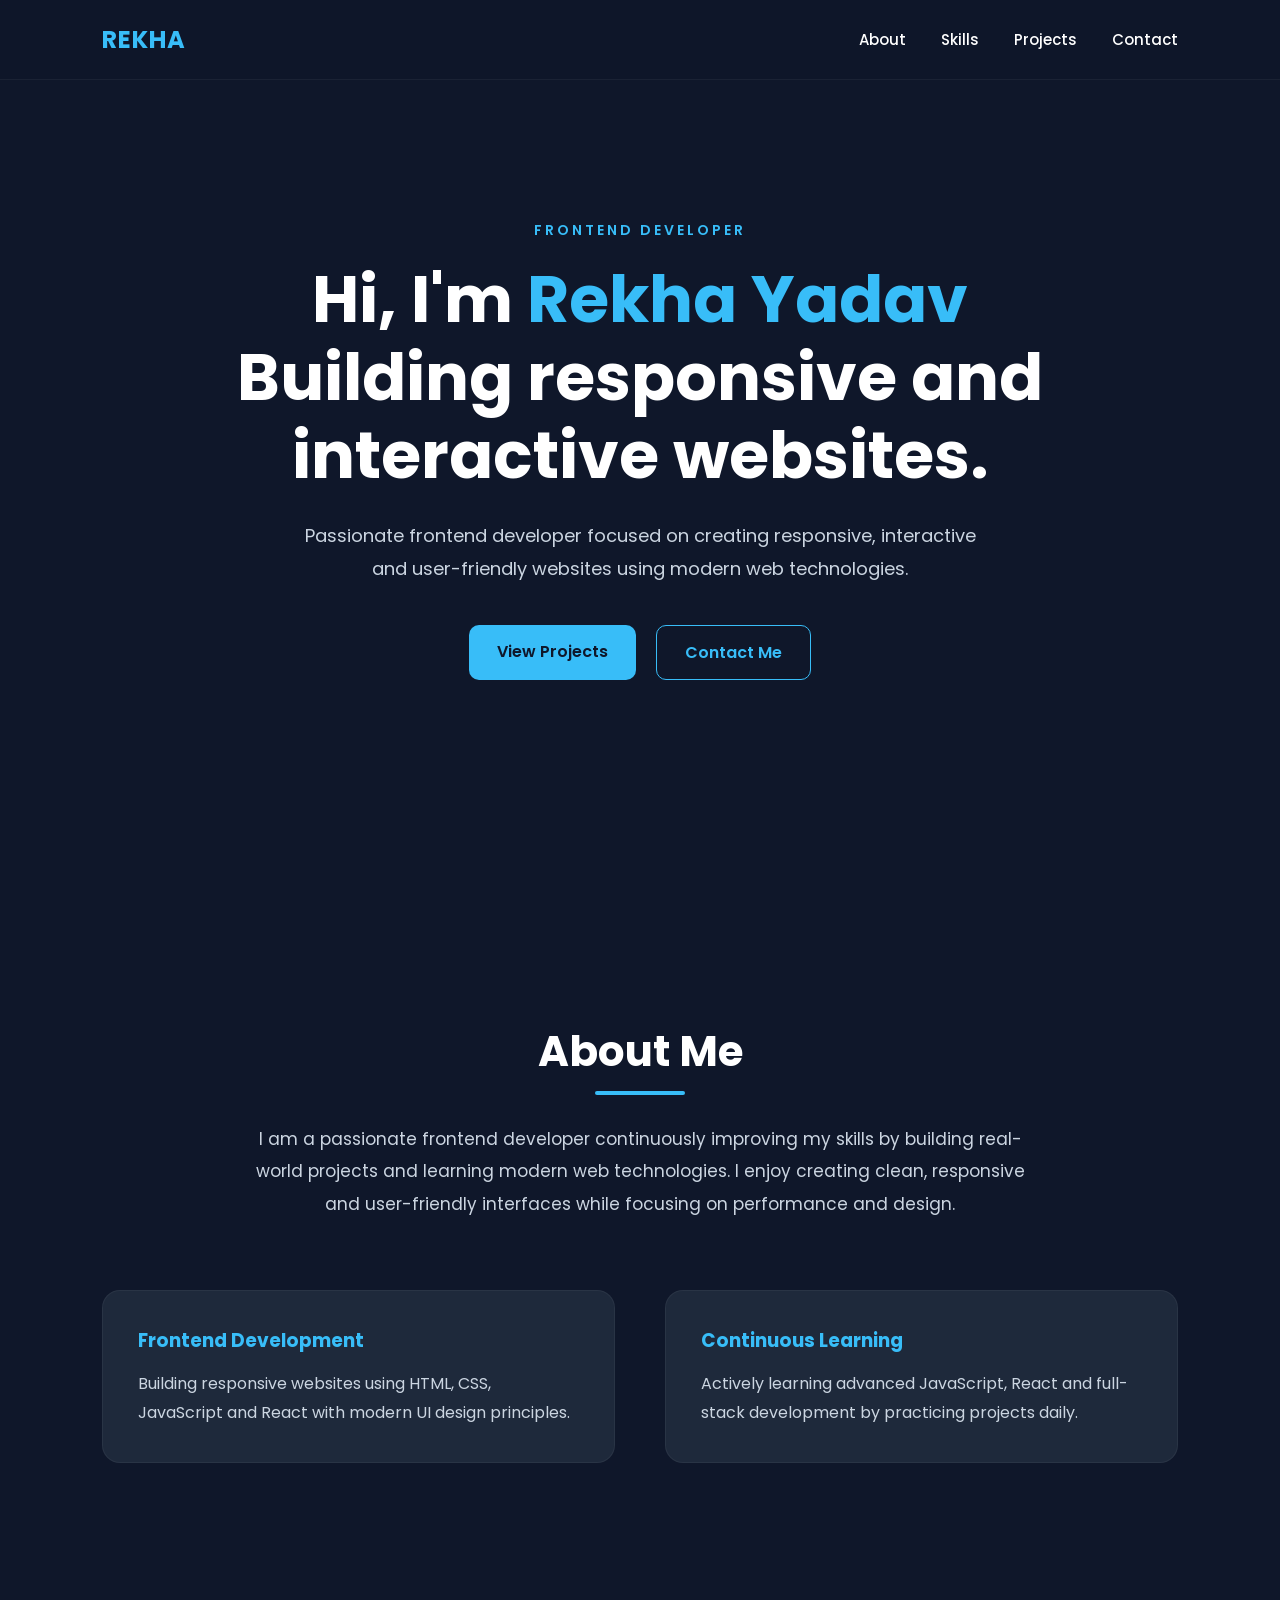
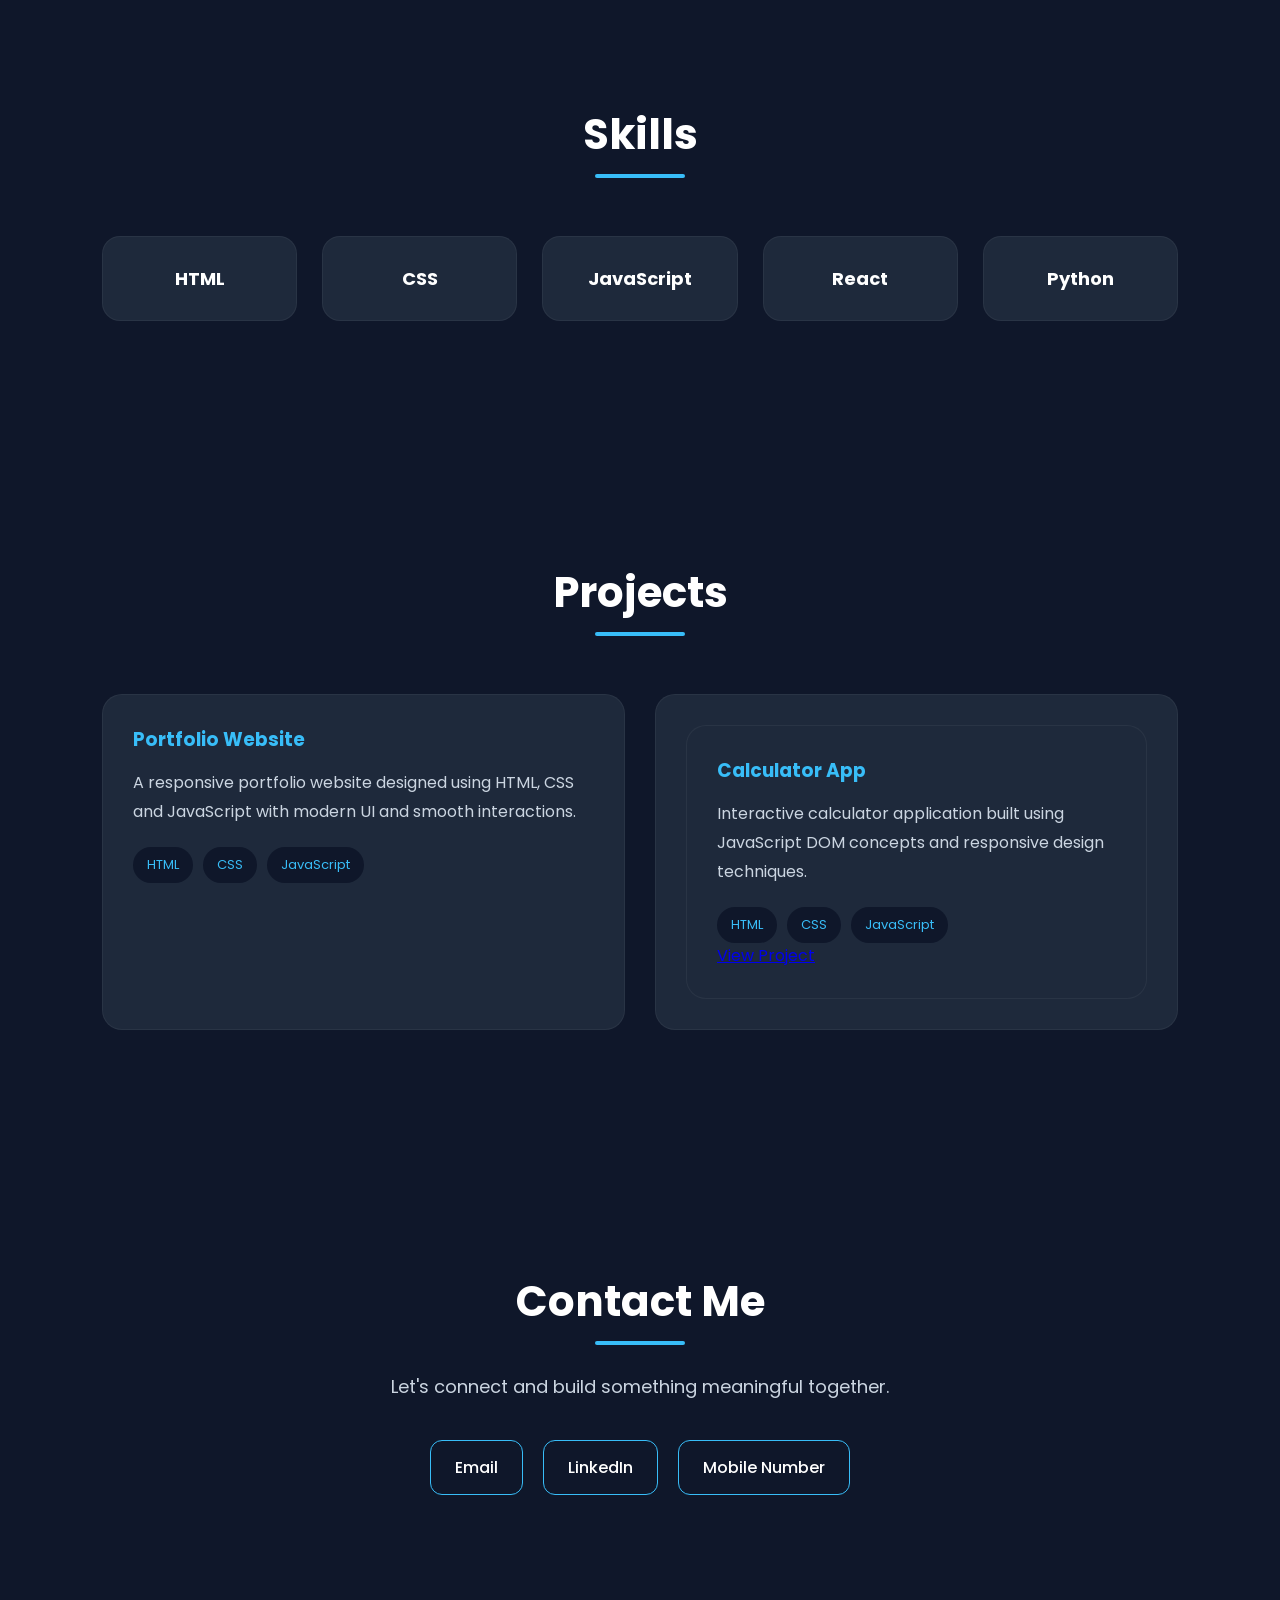
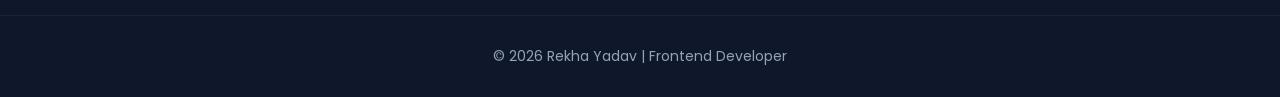
<file: index.html>
<!DOCTYPE html>
<html lang="en">
<head>
  <meta charset="UTF-8" />
  <meta name="viewport" content="width=device-width, initial-scale=1.0"/>

  <title>Rekha Yadav | Frontend Developer</title>

  <link rel="preconnect" href="https://fonts.googleapis.com">
  <link rel="preconnect" href="https://fonts.gstatic.com" crossorigin>

  <link href="https://fonts.googleapis.com/css2?family=Poppins:wght@300;400;500;600;700&display=swap" rel="stylesheet">

  <link rel="stylesheet" href="style.css" />
</head>

<body>

  

  <nav class="navbar">

    <div class="logo">
      REKHA
    </div>

    <ul class="nav-links">

      <li><a href="#about">About</a></li>

      <li><a href="#skills">Skills</a></li>

      <li><a href="#projects">Projects</a></li>

      <li><a href="#contact">Contact</a></li>

    </ul>

  </nav>


  <section class="hero">

    <div class="hero-content">

      <p class="hero-subtitle">
        Frontend Developer
      </p>

      <h1>
        Hi, I'm
        <span>Rekha Yadav</span>
        <br>
        Building responsive and interactive websites.
      </h1>

      <p class="hero-description">

        Passionate frontend developer focused on creating responsive,
        interactive and user-friendly websites using modern web technologies.

      </p>

      <div class="hero-buttons">

        <a href="#projects" class="btn primary-btn">
          View Projects
        </a>

        <a href="#contact" class="btn secondary-btn">
          Contact Me
        </a>

      </div>

    </div>

  </section>


  <section id="about" class="hidden">

    <h2 class="section-title">
      About Me
    </h2>

    <p class="section-description">

      I am a passionate frontend developer continuously improving my skills by building real-world projects and learning modern web technologies. I enjoy creating clean, responsive and user-friendly interfaces while focusing on performance and design.

    </p>

    <div class="about-container">

      <div class="about-card">

        <h3>
          Frontend Development
        </h3>

        <p>

          Building responsive websites using HTML, CSS, JavaScript and React with modern UI design principles.

        </p>

      </div>

      <div class="about-card">

        <h3>
          Continuous Learning
        </h3>

        <p>

          Actively learning advanced JavaScript, React and full-stack development by practicing projects daily.

        </p>

      </div>

    </div>

  </section>

 

  <section id="skills" class="hidden">

    <h2 class="section-title">
      Skills
    </h2>

    <div class="skills-container">

      <div class="skill-card">
        <h3>HTML</h3>
      </div>

      <div class="skill-card">
        <h3>CSS</h3>
      </div>

      <div class="skill-card">
        <h3>JavaScript</h3>
      </div>

      <div class="skill-card">
        <h3>React</h3>
      </div>

      <div class="skill-card">
        <h3>Python</h3>
      </div>

    </div>

  </section>

  <section id="projects" class="hidden">

    <h2 class="section-title">
      Projects
    </h2>

    <div class="projects-container">

      <div class="project-card">

        <h3>
          Portfolio Website
        </h3>

        <p>

          A responsive portfolio website designed using HTML, CSS and JavaScript with modern UI and smooth interactions.

        </p>

        <div class="tech-stack">

          <span>HTML</span>
          <span>CSS</span>
          <span>JavaScript</span>

        </div>

      </div>

      <div class="project-card">
        <div class="project-card">

  <h3>
    Calculator App
  </h3>

  <p>
    Interactive calculator application built using JavaScript DOM concepts and responsive design techniques.
  </p>

  <div class="tech-stack">

    <span>HTML</span>
    <span>CSS</span>
    <span>JavaScript</span>

  </div>

  <a href="cal.html" class="project-btn">
    View Project
  </a>

</div>

      </div>

     
     

    </div>

  </section>

 

  <section id="contact" class="hidden">

    <h2 class="section-title">
      Contact Me
    </h2>

    <p class="contact-text">

      Let's connect and build something meaningful together.

    </p>

    <div class="contact-links">

      <a href="mailto:golusularekha9999@gmail.com">
        Email
      </a>

      <a href="https://www.linkedin.com/in/rekha-yadav-b095b1379?utm_source=share_via&utm_content=profile&utm_medium=member_android">
        LinkedIn
      </a>

      <a href="tel:9951996817">
        Mobile Number
      </a>

    </div>

  </section>


  <footer>

    © 2026 Rekha Yadav | Frontend Developer

  </footer>

  
   <script src="file.js"></script>

</body>
</html>
</file>
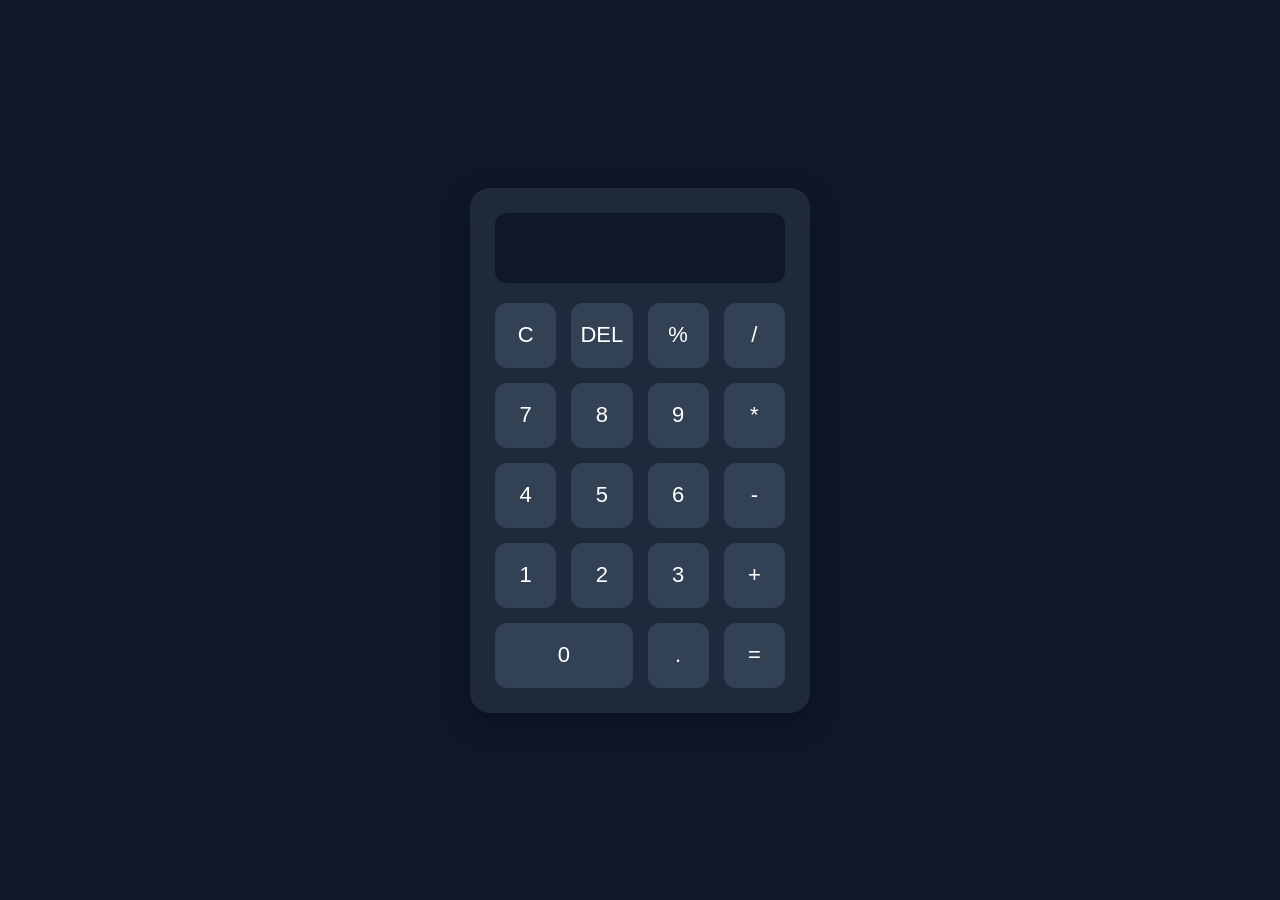
<file: cal.html>
<!DOCTYPE html>
<html lang="en">
<head>
  <meta charset="UTF-8">
  <meta name="viewport" content="width=device-width, initial-scale=1.0">

  <title>Calculator App</title>

  <link rel="stylesheet" href="cal.css">
</head>

<body> 

  <div class="calculator">

    <input type="text" id="display" readonly>

    <div class="buttons">

      <button onclick="clearDisplay()">C</button>
      <button onclick="deleteLast()">DEL</button>
      <button onclick="appendValue('%')">%</button>
      <button onclick="appendValue('/')">/</button>

      <button onclick="appendValue('7')">7</button>
      <button onclick="appendValue('8')">8</button>
      <button onclick="appendValue('9')">9</button>
      <button onclick="appendValue('*')">*</button>

      <button onclick="appendValue('4')">4</button>
      <button onclick="appendValue('5')">5</button>
      <button onclick="appendValue('6')">6</button>
      <button onclick="appendValue('-')">-</button>

      <button onclick="appendValue('1')">1</button>
      <button onclick="appendValue('2')">2</button>
      <button onclick="appendValue('3')">3</button>
      <button onclick="appendValue('+')">+</button>

      <button onclick="appendValue('0')" class="zero">0</button>
      <button onclick="appendValue('.')">.</button>
      <button onclick="calculate()">=</button>

    </div>

  </div>

  <script src="cal.js"></script>

</body>
</html>
</file>
<file: style.css>
/* =========================
       RESET
    ========================== */

    *{
      margin:0;
      padding:0;
      box-sizing:border-box;
      scroll-behavior:smooth;
    }

    body{
      font-family:'Poppins',sans-serif;
      background:#0f172a;
      color:white;
      overflow-x:hidden;
    }

    ::selection{
      background:#38bdf8;
      color:#0f172a;
    }

    /* =========================
       SCROLLBAR
    ========================== */

    ::-webkit-scrollbar{
      width:8px;
    }

    ::-webkit-scrollbar-track{
      background:#0f172a;
    }

    ::-webkit-scrollbar-thumb{
      background:#38bdf8;
      border-radius:10px;
    }

    /* =========================
       NAVBAR
    ========================== */

    .navbar{
      position:fixed;
      top:0;
      left:0;
      width:100%;
      display:flex;
      justify-content:space-between;
      align-items:center;
      padding:22px 8%;
      background:rgba(15,23,42,0.75);
      backdrop-filter:blur(12px);
      z-index:1000;
      border-bottom:1px solid rgba(255,255,255,0.05);
    }

    .logo{
      font-size:24px;
      font-weight:700;
      color:#38bdf8;
      letter-spacing:1px;
    }

    .nav-links{
      list-style:none;
      display:flex;
      gap:35px;
    }

    .nav-links a{
      text-decoration:none;
      color:white;
      font-size:15px;
      font-weight:500;
      transition:0.3s;
      position:relative;
    }

    .nav-links a::after{
      content:"";
      position:absolute;
      left:0;
      bottom:-6px;
      width:0%;
      height:2px;
      background:#38bdf8;
      transition:0.3s;
    }

    .nav-links a:hover{
      color:#38bdf8;
    }

    .nav-links a:hover::after{
      width:100%;
    }

    /* =========================
       HERO
    ========================== */

    .hero{
      min-height:100vh;
      display:flex;
      justify-content:center;
      align-items:center;
      padding:0 8%;
      position:relative;
    }

    .hero-content{
      max-width:850px;
      text-align:center;
      animation:fadeUp 1s ease;
    }

    .hero-subtitle{
      color:#38bdf8;
      letter-spacing:3px;
      text-transform:uppercase;
      margin-bottom:20px;
      font-size:14px;
      font-weight:600;
    }

    .hero h1{
      font-size:65px;
      line-height:1.2;
      margin-bottom:25px;
    }

    .hero h1 span{
      color:#38bdf8;
    }

    .hero-description{
      color:#cbd5e1;
      font-size:18px;
      line-height:1.8;
      max-width:700px;
      margin:auto;
      margin-bottom:40px;
    }

    .hero-buttons{
      display:flex;
      justify-content:center;
      gap:20px;
      flex-wrap:wrap;
    }

    .btn{
      text-decoration:none;
      padding:14px 28px;
      border-radius:10px;
      font-weight:600;
      transition:0.3s;
      display:inline-block;
    }

    .primary-btn{
      background:#38bdf8;
      color:#0f172a;
    }

    .primary-btn:hover{
      transform:translateY(-4px);
      box-shadow:0 10px 25px rgba(56,189,248,0.3);
    }

    .secondary-btn{
      border:1px solid #38bdf8;
      color:#38bdf8;
    }

    .secondary-btn:hover{
      background:#38bdf8;
      color:#0f172a;
      transform:translateY(-4px);
    }

    /* =========================
       SECTIONS
    ========================== */

    section{
      padding:120px 8%;
    }

    .section-title{
      text-align:center;
      font-size:42px;
      margin-bottom:20px;
      position:relative;
    }

    .section-title::after{
      content:"";
      width:90px;
      height:4px;
      background:#38bdf8;
      position:absolute;
      left:50%;
      transform:translateX(-50%);
      bottom:-12px;
      border-radius:10px;
    }

    .section-description{
      text-align:center;
      max-width:800px;
      margin:40px auto 0;
      color:#cbd5e1;
      line-height:1.9;
      font-size:17px;
    }

    /* =========================
       ABOUT
    ========================== */

    .about-container{
      display:grid;
      grid-template-columns:1fr 1fr;
      gap:50px;
      align-items:center;
      margin-top:70px;
    }

    .about-card{
      background:#1e293b;
      padding:35px;
      border-radius:18px;
      transition:0.3s;
      border:1px solid rgba(255,255,255,0.05);
    }

    .about-card:hover{
      transform:translateY(-8px);
      border-color:#38bdf8;
    }

    .about-card h3{
      margin-bottom:15px;
      color:#38bdf8;
    }

    .about-card p{
      color:#cbd5e1;
      line-height:1.8;
    }

    /* =========================
       SKILLS
    ========================== */

    .skills-container{
      margin-top:70px;
      display:grid;
      grid-template-columns:repeat(auto-fit,minmax(180px,1fr));
      gap:25px;
    }

    .skill-card{
      background:#1e293b;
      padding:28px;
      border-radius:18px;
      text-align:center;
      transition:0.3s;
      border:1px solid rgba(255,255,255,0.05);
    }

    .skill-card:hover{
      transform:translateY(-8px);
      background:#273449;
      border-color:#38bdf8;
    }

    .skill-card h3{
      font-size:18px;
    }

    /* =========================
       PROJECTS
    ========================== */

    .projects-container{
      margin-top:70px;
      display:grid;
      grid-template-columns:repeat(auto-fit,minmax(280px,1fr));
      gap:30px;
    }

    .project-card{
      background:#1e293b;
      padding:30px;
      border-radius:20px;
      transition:0.3s;
      border:1px solid rgba(255,255,255,0.05);
    }

    .project-card:hover{
      transform:translateY(-10px);
      border-color:#38bdf8;
      box-shadow:0 10px 30px rgba(0,0,0,0.25);
    }

    .project-card h3{
      margin-bottom:15px;
      color:#38bdf8;
    }

    .project-card p{
      color:#cbd5e1;
      line-height:1.8;
      margin-bottom:20px;
    }

    .tech-stack{
      display:flex;
      flex-wrap:wrap;
      gap:10px;
    }

    .tech-stack span{
      background:#0f172a;
      color:#38bdf8;
      padding:8px 14px;
      border-radius:50px;
      font-size:13px;
    }

    /* =========================
       CONTACT
    ========================== */

    #contact{
      text-align:center;
    }

    .contact-text{
      margin-top:40px;
      color:#cbd5e1;
      font-size:18px;
    }

    .contact-links{
      margin-top:40px;
      display:flex;
      justify-content:center;
      gap:20px;
      flex-wrap:wrap;
    }

    .contact-links a{
      text-decoration:none;
      color:white;
      border:1px solid #38bdf8;
      padding:14px 24px;
      border-radius:12px;
      transition:0.3s;
      font-weight:500;
    }

    .contact-links a:hover{
      background:#38bdf8;
      color:#0f172a;
      transform:translateY(-5px);
    }

    /* =========================
       FOOTER
    ========================== */

    footer{
      text-align:center;
      padding:30px;
      border-top:1px solid rgba(255,255,255,0.05);
      color:#94a3b8;
      font-size:14px;
    }

    /* =========================
       ANIMATION
    ========================== */

    .hidden{
      opacity:0;
      transform:translateY(40px);
      transition:all 0.8s ease;
    }

    .show{
      opacity:1;
      transform:translateY(0);
    }

    @keyframes fadeUp{

      from{
        opacity:0;
        transform:translateY(40px);
      }

      to{
        opacity:1;
        transform:translateY(0);
      }

    }

    /* =========================
       RESPONSIVE
    ========================== */

    @media(max-width:900px){

      .hero h1{
        font-size:48px;
      }

      .about-container{
        grid-template-columns:1fr;
      }

    }

    @media(max-width:768px){

      .navbar{
        flex-direction:column;
        gap:15px;
      }

      .nav-links{
        gap:18px;
        flex-wrap:wrap;
      }

      .hero{
        padding-top:120px;
      }

      .hero h1{
        font-size:38px;
      }

      .hero-description{
        font-size:16px;
      }

      .section-title{
        font-size:34px;
      }

    }
</file>
<file: cal.css>
*{
  margin:0;
  padding:0;
  box-sizing:border-box;
  font-family:Arial,sans-serif;
}
.project-btn{
  display:inline-block;
  margin-top:20px;
  padding:12px 20px;
  background:#38bdf8;
  color:#0f172a;
  text-decoration:none;
  border-radius:10px;
  font-weight:600;
  transition:0.3s;
}

.project-btn:hover{
  transform:translateY(-4px);
  box-shadow:0 10px 20px rgba(56,189,248,0.3);
}

body{
  height:100vh;
  display:flex;
  justify-content:center;
  align-items:center;
  background:#0f172a;
}

.calculator{
  background:#1e293b;
  padding:25px;
  border-radius:20px;
  width:340px;
  box-shadow:0 10px 30px rgba(0,0,0,0.3);
}

#display{
  width:100%;
  height:70px;
  border:none;
  outline:none;
  border-radius:12px;
  margin-bottom:20px;
  font-size:30px;
  padding:15px;
  text-align:right;
  background:#0f172a;
  color:white;
}

.buttons{
  display:grid;
  grid-template-columns:repeat(4,1fr);
  gap:15px;
}

button{
  height:65px;
  border:none;
  border-radius:12px;
  font-size:22px;
  cursor:pointer;
  transition:0.2s;
  background:#334155;
  color:white;
}

button:hover{
  background:#38bdf8;
  color:black;
  transform:scale(1.05);
}

.zero{
  grid-column:span 2;
}
</file>
